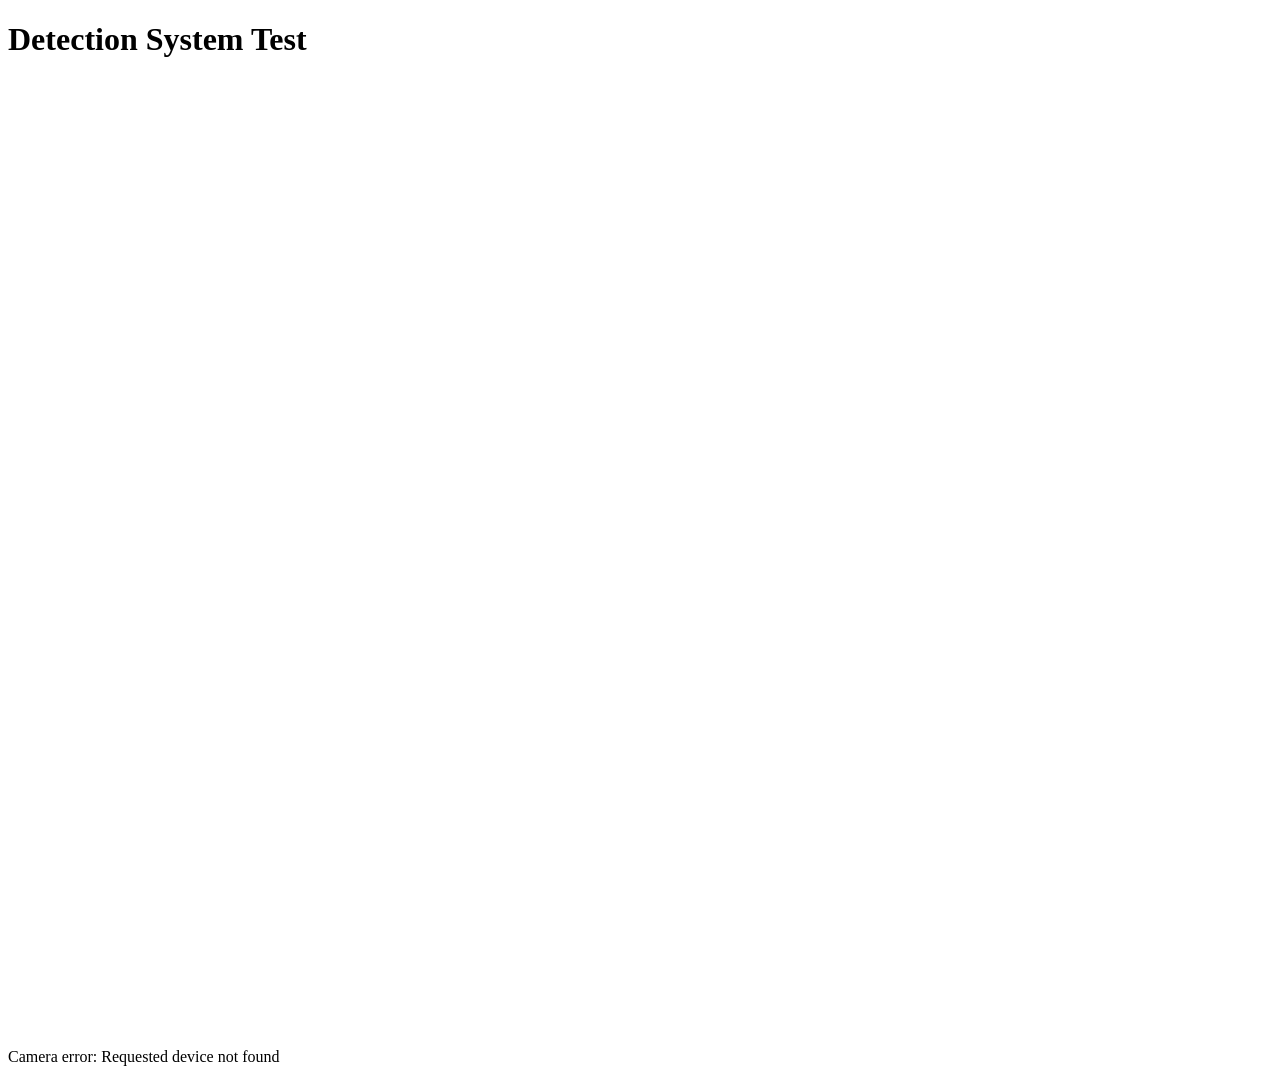
<file: test_detection.html>
<!DOCTYPE html>
<html>
<head>
    <title>Detection Test</title>
</head>
<body>
    <h1>Detection System Test</h1>
    <video id="video" width="640" height="480" autoplay></video>
    <canvas id="canvas" width="640" height="480"></canvas>
    <div id="status">Initializing...</div>
    <div id="result"></div>

    <script>
        const video = document.getElementById('video');
        const canvas = document.getElementById('canvas');
        const ctx = canvas.getContext('2d');
        const status = document.getElementById('status');
        const result = document.getElementById('result');

        // Start camera
        navigator.mediaDevices.getUserMedia({ video: true })
            .then(stream => {
                video.srcObject = stream;
                status.textContent = 'Camera active. Testing detection...';
                
                // Test detection after 2 seconds
                setTimeout(testDetection, 2000);
            })
            .catch(err => {
                status.textContent = 'Camera error: ' + err.message;
            });

        async function testDetection() {
            try {
                // Capture frame
                ctx.drawImage(video, 0, 0, 640, 480);
                const imageData = canvas.toDataURL('image/jpeg', 0.8);
                
                status.textContent = 'Sending to backend...';
                
                // Send to backend
                const response = await fetch('http://localhost:5000/api/detect', {
                    method: 'POST',
                    headers: { 'Content-Type': 'application/json' },
                    body: JSON.stringify({ image: imageData })
                });
                
                if (!response.ok) {
                    throw new Error('Backend returned: ' + response.status);
                }
                
                const data = await response.json();
                
                status.textContent = '✅ Detection working!';
                result.innerHTML = '<strong>Results:</strong><br>' +
                    'Detections: ' + data.count + '<br>' +
                    'Alert Level: ' + data.alert_level + '<br>' +
                    JSON.stringify(data.detections, null, 2);
                    
            } catch (err) {
                status.textContent = '❌ Error: ' + err.message;
                result.textContent = 'Full error: ' + err.stack;
            }
        }
    </script>
</body>
</html>
</file>
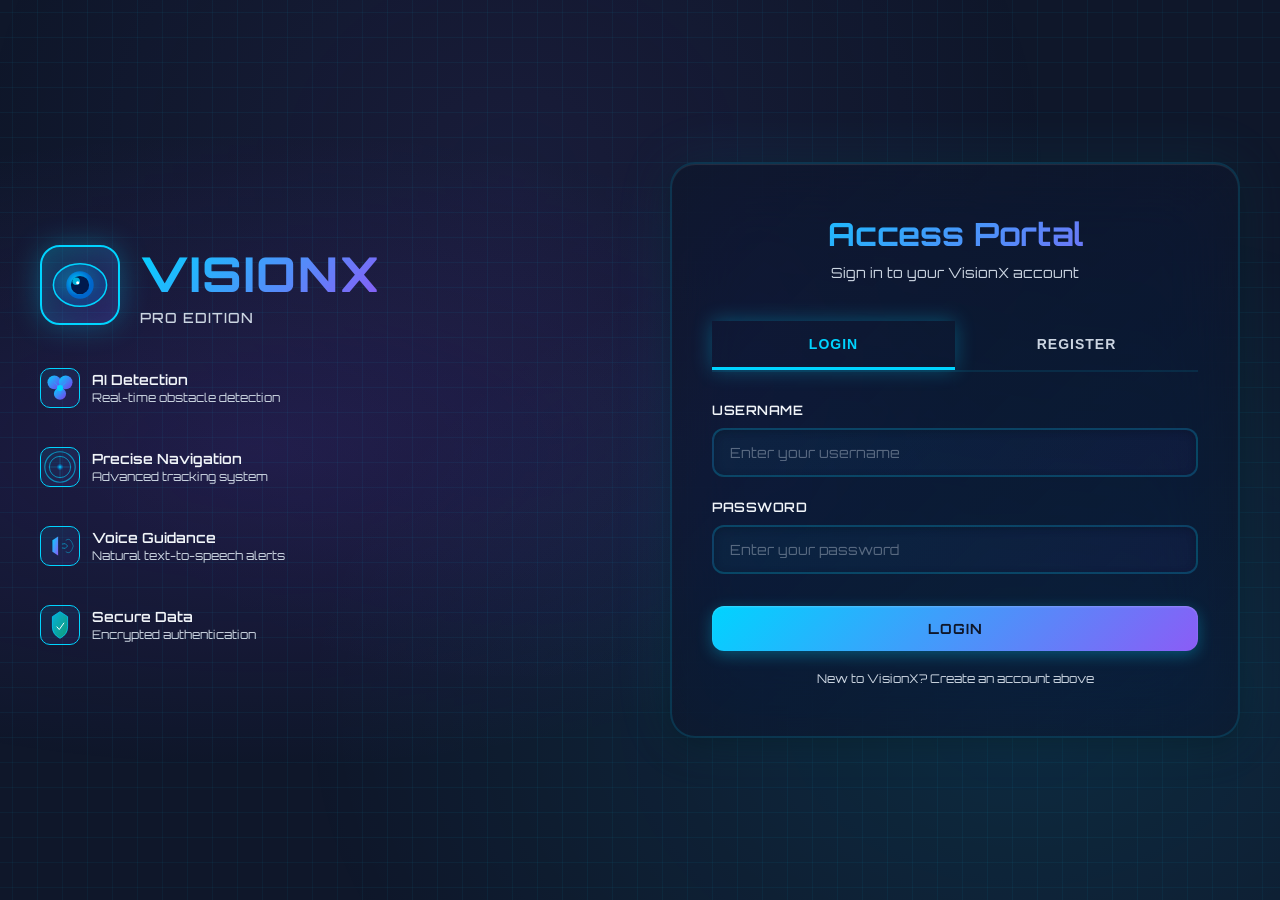
<file: frontend/faces.html>
<!DOCTYPE html>
<html lang="en">
<head>
    <meta charset="UTF-8">
    <meta name="viewport" content="width=device-width, initial-scale=1.0">
    <title>VisionX — Known Faces</title>
    <link rel="icon" type="image/svg+xml" href="data:image/svg+xml,%3Csvg xmlns='http://www.w3.org/2000/svg' viewBox='0 0 32 32'%3E%3Cdefs%3E%3ClinearGradient id='g' x1='0' y1='0' x2='1' y2='1'%3E%3Cstop offset='0%25' stop-color='%2300D4FF'/%3E%3Cstop offset='100%25' stop-color='%237C3AED'/%3E%3C/linearGradient%3E%3C/defs%3E%3Crect width='32' height='32' rx='6' fill='%230F172A'/%3E%3Cpath d='M18 3L6 18h7l-2 11 12-15h-7l2-11z' fill='url(%23g)'/%3E%3C/svg%3E">
    <link rel="preconnect" href="https://fonts.googleapis.com">
    <link rel="preconnect" href="https://fonts.gstatic.com" crossorigin>
    <link href="https://fonts.googleapis.com/css2?family=Orbitron:wght@400;500;600;700;800&family=Inter:wght@300;400;500;600;700&display=swap" rel="stylesheet">
    <style>
        :root {
            --primary: #00D4FF;
            --secondary: #7C3AED;
            --accent: #8B5CF6;
            --dark-bg: #0F172A;
            --card-bg: rgba(15, 23, 42, 0.8);
            --glass-border: rgba(0, 212, 255, 0.15);
            --success: #10B981;
            --danger: #EF4444;
            --warning: #F59E0B;
            --text-primary: #F1F5F9;
            --text-secondary: #CBD5E1;
            --text-muted: #94A3B8;
        }

        * { margin: 0; padding: 0; box-sizing: border-box; }

        body {
            font-family: 'Inter', sans-serif;
            background: var(--dark-bg);
            color: var(--text-primary);
            min-height: 100vh;
            background-image:
                radial-gradient(ellipse at 20% 50%, rgba(0, 212, 255, 0.05) 0%, transparent 50%),
                radial-gradient(ellipse at 80% 20%, rgba(124, 58, 237, 0.05) 0%, transparent 50%);
        }

        /* ===== HEADER ===== */
        .header {
            display: flex;
            align-items: center;
            justify-content: space-between;
            padding: 1rem 2rem;
            background: rgba(15, 23, 42, 0.9);
            backdrop-filter: blur(20px);
            border-bottom: 1px solid var(--glass-border);
            position: sticky;
            top: 0;
            z-index: 100;
        }

        .header-left {
            display: flex;
            align-items: center;
            gap: 1rem;
        }

        .back-btn {
            display: flex;
            align-items: center;
            gap: 0.5rem;
            padding: 0.5rem 1rem;
            background: rgba(0, 212, 255, 0.1);
            border: 1px solid rgba(0, 212, 255, 0.3);
            border-radius: 10px;
            color: var(--primary);
            font-family: 'Inter', sans-serif;
            font-size: 0.9rem;
            cursor: pointer;
            transition: all 0.3s ease;
            text-decoration: none;
        }

        .back-btn:hover {
            background: rgba(0, 212, 255, 0.2);
            border-color: var(--primary);
            transform: translateX(-3px);
        }

        .page-title {
            font-family: 'Orbitron', sans-serif;
            font-size: 1.3rem;
            font-weight: 700;
            background: linear-gradient(135deg, var(--primary), var(--accent));
            -webkit-background-clip: text;
            -webkit-text-fill-color: transparent;
        }

        .face-icon {
            width: 2.5rem;
            height: 2.5rem;
            background: linear-gradient(135deg, rgba(0, 212, 255, 0.15), rgba(124, 58, 237, 0.15));
            border-radius: 10px;
            border: 2px solid rgba(0, 212, 255, 0.3);
            display: flex;
            align-items: center;
            justify-content: center;
        }

        .face-icon svg {
            color: var(--primary);
            filter: drop-shadow(0 0 4px rgba(0, 212, 255, 0.5));
        }

        /* ===== MAIN ===== */
        .main {
            max-width: 900px;
            margin: 0 auto;
            padding: 2rem;
        }

        /* ===== ADD PERSON CARD ===== */
        .add-card {
            background: var(--card-bg);
            backdrop-filter: blur(20px);
            border: 1px solid var(--glass-border);
            border-radius: 16px;
            padding: 1.5rem;
            margin-bottom: 2rem;
        }

        .add-card h2 {
            font-family: 'Orbitron', sans-serif;
            font-size: 1rem;
            font-weight: 600;
            color: var(--primary);
            margin-bottom: 1rem;
            display: flex;
            align-items: center;
            gap: 0.5rem;
        }

        .add-form {
            display: flex;
            flex-direction: column;
            gap: 1rem;
        }

        .form-row {
            display: flex;
            gap: 1rem;
            align-items: flex-end;
        }

        .form-group {
            flex: 1;
            display: flex;
            flex-direction: column;
            gap: 0.4rem;
        }

        .form-group label {
            font-size: 0.8rem;
            color: var(--text-muted);
            text-transform: uppercase;
            letter-spacing: 0.5px;
        }

        .form-group input[type="text"] {
            padding: 0.7rem 1rem;
            background: rgba(15, 23, 42, 0.6);
            border: 1px solid rgba(0, 212, 255, 0.2);
            border-radius: 10px;
            color: var(--text-primary);
            font-family: 'Inter', sans-serif;
            font-size: 0.95rem;
            outline: none;
            transition: all 0.3s ease;
        }

        .form-group input[type="text"]:focus {
            border-color: var(--primary);
            box-shadow: 0 0 12px rgba(0, 212, 255, 0.2);
        }

        /* Photo upload area */
        .photo-upload {
            display: flex;
            align-items: center;
            gap: 1rem;
        }

        .photo-preview {
            width: 80px;
            height: 80px;
            border-radius: 50%;
            border: 2px dashed rgba(0, 212, 255, 0.3);
            background: rgba(15, 23, 42, 0.6);
            display: flex;
            align-items: center;
            justify-content: center;
            overflow: hidden;
            flex-shrink: 0;
            transition: all 0.3s ease;
        }

        .photo-preview.has-photo {
            border-style: solid;
            border-color: var(--success);
        }

        .photo-preview img {
            width: 100%;
            height: 100%;
            object-fit: cover;
        }

        .photo-preview svg {
            color: var(--text-muted);
        }

        .photo-buttons {
            display: flex;
            flex-direction: column;
            gap: 0.5rem;
        }

        .photo-btn {
            padding: 0.5rem 1rem;
            border-radius: 8px;
            border: 1px solid rgba(0, 212, 255, 0.3);
            background: rgba(0, 212, 255, 0.1);
            color: var(--primary);
            font-size: 0.8rem;
            font-family: 'Inter', sans-serif;
            cursor: pointer;
            transition: all 0.3s ease;
            display: flex;
            align-items: center;
            gap: 0.4rem;
        }

        .photo-btn:hover {
            background: rgba(0, 212, 255, 0.2);
            border-color: var(--primary);
        }

        .photo-btn.capture-btn {
            border-color: rgba(124, 58, 237, 0.4);
            background: rgba(124, 58, 237, 0.1);
            color: var(--accent);
        }

        .photo-btn.capture-btn:hover {
            background: rgba(124, 58, 237, 0.2);
        }

        input[type="file"] { display: none; }

        .save-btn {
            padding: 0.7rem 2rem;
            border-radius: 10px;
            border: none;
            background: linear-gradient(135deg, var(--primary), var(--secondary));
            color: #fff;
            font-family: 'Orbitron', sans-serif;
            font-size: 0.85rem;
            font-weight: 600;
            cursor: pointer;
            transition: all 0.3s ease;
            letter-spacing: 1px;
            align-self: flex-end;
        }

        .save-btn:hover {
            transform: translateY(-2px);
            box-shadow: 0 6px 20px rgba(0, 212, 255, 0.4);
        }

        .save-btn:disabled {
            opacity: 0.5;
            cursor: not-allowed;
            transform: none;
        }

        /* Camera capture modal */
        .camera-modal {
            display: none;
            position: fixed;
            inset: 0;
            background: rgba(0, 0, 0, 0.85);
            z-index: 1000;
            align-items: center;
            justify-content: center;
        }

        .camera-modal.active { display: flex; }

        .camera-box {
            background: var(--card-bg);
            border: 1px solid var(--glass-border);
            border-radius: 16px;
            padding: 1.5rem;
            max-width: 500px;
            width: 90%;
            text-align: center;
        }

        .camera-box video {
            width: 100%;
            border-radius: 10px;
            margin-bottom: 1rem;
            background: #000;
        }

        .camera-box canvas { display: none; }

        .camera-actions {
            display: flex;
            gap: 1rem;
            justify-content: center;
        }

        .cam-btn {
            padding: 0.6rem 1.5rem;
            border-radius: 10px;
            border: 1px solid;
            font-family: 'Inter', sans-serif;
            font-size: 0.85rem;
            cursor: pointer;
            transition: all 0.3s ease;
        }

        .cam-snap {
            background: linear-gradient(135deg, var(--primary), var(--secondary));
            border-color: transparent;
            color: #fff;
        }

        .cam-cancel {
            background: transparent;
            border-color: var(--danger);
            color: var(--danger);
        }

        .cam-cancel:hover { background: rgba(239, 68, 68, 0.15); }

        /* ===== PEOPLE GRID ===== */
        .people-section h2 {
            font-family: 'Orbitron', sans-serif;
            font-size: 1rem;
            font-weight: 600;
            color: var(--text-secondary);
            margin-bottom: 1rem;
            display: flex;
            align-items: center;
            gap: 0.5rem;
        }

        .people-count {
            background: rgba(0, 212, 255, 0.15);
            color: var(--primary);
            padding: 0.2rem 0.6rem;
            border-radius: 8px;
            font-size: 0.8rem;
        }

        .people-grid {
            display: grid;
            grid-template-columns: repeat(auto-fill, minmax(200px, 1fr));
            gap: 1rem;
        }

        .person-card {
            background: var(--card-bg);
            backdrop-filter: blur(12px);
            border: 1px solid var(--glass-border);
            border-radius: 14px;
            padding: 1.2rem;
            text-align: center;
            transition: all 0.3s ease;
            position: relative;
        }

        .person-card:hover {
            border-color: rgba(0, 212, 255, 0.4);
            transform: translateY(-4px);
            box-shadow: 0 8px 25px rgba(0, 0, 0, 0.4), 0 0 15px rgba(0, 212, 255, 0.1);
        }

        .person-photo {
            width: 90px;
            height: 90px;
            border-radius: 50%;
            border: 3px solid rgba(0, 212, 255, 0.3);
            margin: 0 auto 0.8rem;
            overflow: hidden;
            background: rgba(15, 23, 42, 0.6);
        }

        .person-photo img {
            width: 100%;
            height: 100%;
            object-fit: cover;
        }

        .person-name {
            font-size: 1rem;
            font-weight: 600;
            color: var(--text-primary);
            margin-bottom: 0.3rem;
        }

        .person-date {
            font-size: 0.7rem;
            color: var(--text-muted);
            margin-bottom: 0.8rem;
        }

        .delete-btn {
            padding: 0.4rem 1rem;
            border-radius: 8px;
            border: 1px solid rgba(239, 68, 68, 0.3);
            background: rgba(239, 68, 68, 0.1);
            color: var(--danger);
            font-size: 0.75rem;
            font-family: 'Inter', sans-serif;
            cursor: pointer;
            transition: all 0.3s ease;
        }

        .delete-btn:hover {
            background: rgba(239, 68, 68, 0.25);
            border-color: var(--danger);
        }

        /* Empty state */
        .empty-state {
            text-align: center;
            padding: 3rem;
            color: var(--text-muted);
        }

        .empty-state svg {
            opacity: 0.4;
            margin-bottom: 1rem;
        }

        .empty-state p { font-size: 0.95rem; }

        /* Toast notification */
        .toast {
            position: fixed;
            bottom: 2rem;
            left: 50%;
            transform: translateX(-50%) translateY(100px);
            padding: 0.8rem 1.5rem;
            border-radius: 10px;
            font-family: 'Inter', sans-serif;
            font-size: 0.9rem;
            z-index: 2000;
            transition: transform 0.3s ease;
            box-shadow: 0 8px 25px rgba(0, 0, 0, 0.5);
        }

        .toast.show { transform: translateX(-50%) translateY(0); }
        .toast.success { background: var(--success); color: #fff; }
        .toast.error { background: var(--danger); color: #fff; }

        /* Responsive */
        @media (max-width: 600px) {
            .header { padding: 0.8rem 1rem; }
            .main { padding: 1rem; }
            .form-row { flex-direction: column; }
            .people-grid { grid-template-columns: repeat(auto-fill, minmax(150px, 1fr)); }
            .page-title { font-size: 1rem; }
        }
    </style>
</head>
<body>
    <!-- Auth check -->
    <script>
        (function() {
            const token = localStorage.getItem('authToken');
            if (!token) window.location.href = 'login.html';
        })();
    </script>

    <!-- HEADER -->
    <header class="header">
        <div class="header-left">
            <a href="index.html" class="back-btn">
                <svg width="18" height="18" viewBox="0 0 24 24" fill="none" stroke="currentColor" stroke-width="2">
                    <path d="M19 12H5M12 19l-7-7 7-7"/>
                </svg>
                Dashboard
            </a>
            <div class="face-icon">
                <svg width="22" height="22" viewBox="0 0 24 24" fill="none" stroke="currentColor" stroke-width="2">
                    <path d="M20 21v-2a4 4 0 0 0-4-4H8a4 4 0 0 0-4 4v2"/>
                    <circle cx="12" cy="7" r="4"/>
                </svg>
            </div>
            <h1 class="page-title">Known Faces</h1>
        </div>
    </header>

    <!-- MAIN -->
    <main class="main">

        <!-- ADD PERSON -->
        <div class="add-card">
            <h2>
                <svg width="18" height="18" viewBox="0 0 24 24" fill="none" stroke="currentColor" stroke-width="2">
                    <path d="M16 21v-2a4 4 0 0 0-4-4H5a4 4 0 0 0-4 4v2"/>
                    <circle cx="8.5" cy="7" r="4"/>
                    <line x1="20" y1="8" x2="20" y2="14"/>
                    <line x1="23" y1="11" x2="17" y2="11"/>
                </svg>
                Add New Person
            </h2>
            <div class="add-form" id="add-form">
                <div class="form-row">
                    <div class="form-group">
                        <label>Person's Name</label>
                        <input type="text" id="person-name" placeholder="e.g. Mom, Dad, Friend..." autocomplete="off">
                    </div>
                </div>
                <div class="form-row">
                    <div class="photo-upload">
                        <div class="photo-preview" id="photo-preview">
                            <svg width="32" height="32" viewBox="0 0 24 24" fill="none" stroke="currentColor" stroke-width="1.5">
                                <rect x="3" y="3" width="18" height="18" rx="2" ry="2"/>
                                <circle cx="8.5" cy="8.5" r="1.5"/>
                                <path d="M21 15l-5-5L5 21"/>
                            </svg>
                        </div>
                        <div class="photo-buttons">
                            <button class="photo-btn" id="upload-btn" onclick="document.getElementById('file-input').click()">
                                <svg width="14" height="14" viewBox="0 0 24 24" fill="none" stroke="currentColor" stroke-width="2">
                                    <path d="M21 15v4a2 2 0 0 1-2 2H5a2 2 0 0 1-2-2v-4"/>
                                    <polyline points="17 8 12 3 7 8"/>
                                    <line x1="12" y1="3" x2="12" y2="15"/>
                                </svg>
                                Upload Photo
                            </button>
                            <button class="photo-btn capture-btn" id="capture-btn">
                                <svg width="14" height="14" viewBox="0 0 24 24" fill="none" stroke="currentColor" stroke-width="2">
                                    <path d="M23 19a2 2 0 0 1-2 2H3a2 2 0 0 1-2-2V8a2 2 0 0 1 2-2h4l2-3h6l2 3h4a2 2 0 0 1 2 2z"/>
                                    <circle cx="12" cy="13" r="4"/>
                                </svg>
                                Take Photo
                            </button>
                            <input type="file" id="file-input" accept="image/*">
                        </div>
                    </div>
                </div>
                <button class="save-btn" id="save-btn" disabled>SAVE PERSON</button>
            </div>
        </div>

        <!-- PEOPLE LIST -->
        <div class="people-section">
            <h2>
                Saved People <span class="people-count" id="people-count">0</span>
            </h2>
            <div class="people-grid" id="people-grid">
                <div class="empty-state" id="empty-state">
                    <svg width="64" height="64" viewBox="0 0 24 24" fill="none" stroke="currentColor" stroke-width="1">
                        <path d="M17 21v-2a4 4 0 0 0-4-4H5a4 4 0 0 0-4 4v2"/>
                        <circle cx="9" cy="7" r="4"/>
                        <path d="M23 21v-2a4 4 0 0 0-3-3.87"/>
                        <path d="M16 3.13a4 4 0 0 1 0 7.75"/>
                    </svg>
                    <p>No people saved yet</p>
                    <p style="font-size: 0.8rem; margin-top: 0.5rem;">Add someone above so VisionX can recognize them</p>
                </div>
            </div>
        </div>
    </main>

    <!-- CAMERA MODAL -->
    <div class="camera-modal" id="camera-modal">
        <div class="camera-box">
            <h3 style="margin-bottom: 1rem; font-family: 'Orbitron', sans-serif; font-size: 0.9rem; color: var(--primary);">
                Capture Face Photo
            </h3>
            <video id="cam-video" autoplay playsinline></video>
            <canvas id="cam-canvas"></canvas>
            <div class="camera-actions">
                <button class="cam-btn cam-snap" id="cam-snap">📸 Capture</button>
                <button class="cam-btn cam-cancel" id="cam-cancel">Cancel</button>
            </div>
        </div>
    </div>

    <!-- TOAST -->
    <div class="toast" id="toast"></div>

    <script>
        const API = window.location.origin;
        let selectedPhoto = null; // base64

        // ===== TOAST =====
        function showToast(msg, type = 'success') {
            const t = document.getElementById('toast');
            t.textContent = msg;
            t.className = `toast ${type} show`;
            setTimeout(() => t.classList.remove('show'), 3000);
        }

        // ===== LOAD PEOPLE =====
        async function loadPeople() {
            try {
                const res = await fetch(`${API}/api/faces`);
                const data = await res.json();
                const grid = document.getElementById('people-grid');
                const count = document.getElementById('people-count');
                const empty = document.getElementById('empty-state');

                count.textContent = data.count || 0;

                if (!data.people || data.people.length === 0) {
                    grid.innerHTML = '';
                    grid.appendChild(empty);
                    empty.style.display = 'block';
                    return;
                }

                grid.innerHTML = '';
                data.people.forEach(p => {
                    const card = document.createElement('div');
                    card.className = 'person-card';
                    card.innerHTML = `
                        <div class="person-photo">
                            <img src="${API}/api/faces/photo/${p.id}" alt="${p.name}" onerror="this.src='data:image/svg+xml,<svg xmlns=%22http://www.w3.org/2000/svg%22 viewBox=%220 0 24 24%22 fill=%22%2394A3B8%22><circle cx=%2212%22 cy=%227%22 r=%224%22/><path d=%22M20 21v-2a4 4 0 00-4-4H8a4 4 0 00-4 4v2%22/></svg>'">
                        </div>
                        <div class="person-name">${escapeHtml(p.name)}</div>
                        <div class="person-date">Added: ${p.added || 'Unknown'}</div>
                        <button class="delete-btn" onclick="deletePerson('${p.id}', '${escapeHtml(p.name)}')">Remove</button>
                    `;
                    grid.appendChild(card);
                });
            } catch (e) {
                console.error('Failed to load people:', e);
                showToast('Failed to load people', 'error');
            }
        }

        // ===== ADD PERSON =====
        document.getElementById('save-btn').addEventListener('click', async () => {
            const name = document.getElementById('person-name').value.trim();
            if (!name || !selectedPhoto) return;

            const btn = document.getElementById('save-btn');
            btn.disabled = true;
            btn.textContent = 'SAVING...';

            try {
                const res = await fetch(`${API}/api/faces`, {
                    method: 'POST',
                    headers: { 'Content-Type': 'application/json' },
                    body: JSON.stringify({ name, photo: selectedPhoto })
                });
                const data = await res.json();

                if (data.success) {
                    showToast(`${name} added successfully!`);
                    document.getElementById('person-name').value = '';
                    selectedPhoto = null;
                    document.getElementById('photo-preview').innerHTML = `
                        <svg width="32" height="32" viewBox="0 0 24 24" fill="none" stroke="currentColor" stroke-width="1.5">
                            <rect x="3" y="3" width="18" height="18" rx="2" ry="2"/>
                            <circle cx="8.5" cy="8.5" r="1.5"/>
                            <path d="M21 15l-5-5L5 21"/>
                        </svg>`;
                    document.getElementById('photo-preview').classList.remove('has-photo');
                    btn.disabled = true;
                    loadPeople();
                } else {
                    showToast(data.error || 'Failed to add person', 'error');
                }
            } catch (e) {
                showToast('Error saving person', 'error');
            } finally {
                btn.textContent = 'SAVE PERSON';
                updateSaveBtn();
            }
        });

        // ===== DELETE PERSON =====
        async function deletePerson(id, name) {
            if (!confirm(`Remove ${name}? This cannot be undone.`)) return;

            try {
                const res = await fetch(`${API}/api/faces/${id}`, { method: 'DELETE' });
                const data = await res.json();
                if (data.success) {
                    showToast(`${name} removed`);
                    loadPeople();
                } else {
                    showToast(data.error || 'Failed to remove', 'error');
                }
            } catch (e) {
                showToast('Error removing person', 'error');
            }
        }

        // ===== FILE UPLOAD =====
        document.getElementById('file-input').addEventListener('change', (e) => {
            const file = e.target.files[0];
            if (!file) return;

            const reader = new FileReader();
            reader.onload = (ev) => {
                selectedPhoto = ev.target.result;
                document.getElementById('photo-preview').innerHTML = `<img src="${selectedPhoto}">`;
                document.getElementById('photo-preview').classList.add('has-photo');
                updateSaveBtn();
            };
            reader.readAsDataURL(file);
        });

        // ===== CAMERA CAPTURE =====
        let camStream = null;

        document.getElementById('capture-btn').addEventListener('click', async () => {
            const modal = document.getElementById('camera-modal');
            const video = document.getElementById('cam-video');
            modal.classList.add('active');

            try {
                camStream = await navigator.mediaDevices.getUserMedia({
                    video: { facingMode: 'user', width: 640, height: 480 }
                });
                video.srcObject = camStream;
            } catch (e) {
                showToast('Camera access denied', 'error');
                modal.classList.remove('active');
            }
        });

        document.getElementById('cam-snap').addEventListener('click', () => {
            const video = document.getElementById('cam-video');
            const canvas = document.getElementById('cam-canvas');
            canvas.width = video.videoWidth || 640;
            canvas.height = video.videoHeight || 480;
            canvas.getContext('2d').drawImage(video, 0, 0);
            selectedPhoto = canvas.toDataURL('image/jpeg', 0.9);

            document.getElementById('photo-preview').innerHTML = `<img src="${selectedPhoto}">`;
            document.getElementById('photo-preview').classList.add('has-photo');
            updateSaveBtn();
            closeCamera();
        });

        document.getElementById('cam-cancel').addEventListener('click', closeCamera);

        function closeCamera() {
            if (camStream) {
                camStream.getTracks().forEach(t => t.stop());
                camStream = null;
            }
            document.getElementById('camera-modal').classList.remove('active');
        }

        // ===== HELPERS =====
        function updateSaveBtn() {
            const name = document.getElementById('person-name').value.trim();
            document.getElementById('save-btn').disabled = !(name && selectedPhoto);
        }

        document.getElementById('person-name').addEventListener('input', updateSaveBtn);

        function escapeHtml(text) {
            const d = document.createElement('div');
            d.textContent = text;
            return d.innerHTML;
        }

        // ===== INIT =====
        loadPeople();
    </script>
</body>
</html>
</file>
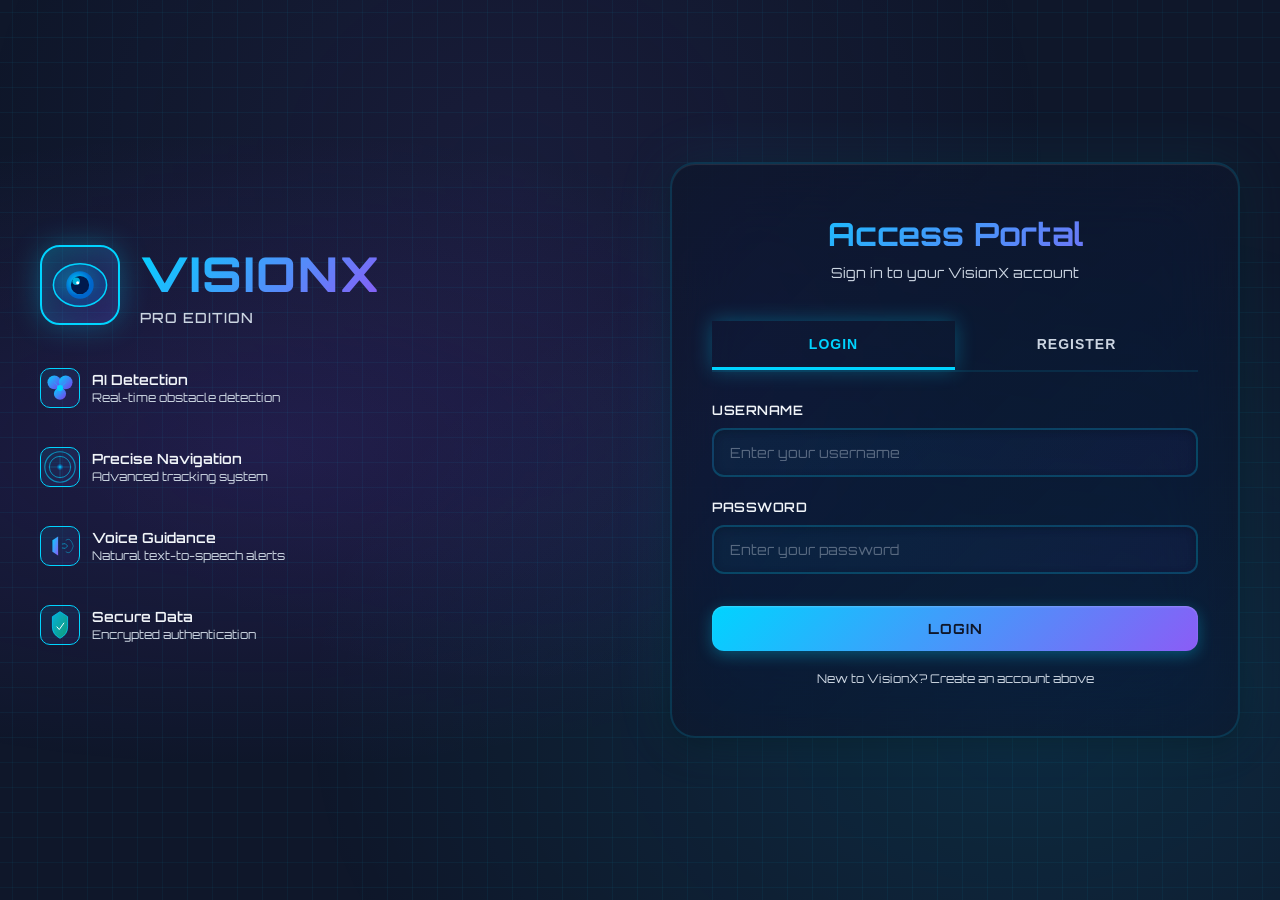
<file: frontend/login.html>
<!DOCTYPE html>
<html lang="en">
<head>
    <meta charset="UTF-8">
    <meta name="viewport" content="width=device-width, initial-scale=1.0">
    <title>VisionX - Blind Obstacle Detection</title>
    <link rel="icon" type="image/svg+xml" href="data:image/svg+xml,%3Csvg xmlns='http://www.w3.org/2000/svg' viewBox='0 0 32 32'%3E%3Cdefs%3E%3ClinearGradient id='g' x1='0' y1='0' x2='1' y2='1'%3E%3Cstop offset='0%25' stop-color='%2300D4FF'/%3E%3Cstop offset='100%25' stop-color='%237C3AED'/%3E%3C/linearGradient%3E%3C/defs%3E%3Crect width='32' height='32' rx='6' fill='%230F172A'/%3E%3Cpath d='M18 3L6 18h7l-2 11 12-15h-7l2-11z' fill='url(%23g)'/%3E%3C/svg%3E">
    <link rel="preconnect" href="https://fonts.googleapis.com">
    <link rel="preconnect" href="https://fonts.gstatic.com" crossorigin>
    <link href="https://fonts.googleapis.com/css2?family=Orbitron:wght@400;500;600;700;800&display=swap" rel="stylesheet">
    <style>
        :root {
            /* Colors */
            --primary: #00D4FF;
            --secondary: #7C3AED;
            --accent: #8B5CF6;
            --dark-bg: #0F172A;
            --card-bg: rgba(15, 23, 42, 0.8);
            --glass-border: rgba(0, 212, 255, 0.15);
            --success: #10B981;
            --danger: #EF4444;
            --text-primary: #F1F5F9;
            --text-secondary: #CBD5E1;
            --font-base: 'Orbitron', -apple-system, BlinkMacSystemFont, sans-serif;
        }

        * {
            margin: 0;
            padding: 0;
            box-sizing: border-box;
        }

        html, body {
            height: 100%;
        }

        body {
            font-family: var(--font-base);
            background: var(--dark-bg);
            color: var(--text-primary);
            overflow: hidden;
            position: relative;
        }

        /* Animated Background */
        .animated-bg {
            position: fixed;
            top: 0;
            left: 0;
            width: 100%;
            height: 100%;
            background: 
                radial-gradient(ellipse at 20% 50%, rgba(124, 58, 237, 0.15) 0%, transparent 50%),
                radial-gradient(ellipse at 80% 80%, rgba(0, 212, 255, 0.1) 0%, transparent 50%),
                radial-gradient(ellipse at 40% 20%, rgba(139, 92, 246, 0.08) 0%, transparent 50%);
            animation: backgroundShift 15s ease-in-out infinite;
            z-index: -2;
            pointer-events: none;
        }

        @keyframes backgroundShift {
            0%, 100% {
                filter: hue-rotate(0deg);
            }
            50% {
                filter: hue-rotate(10deg) brightness(1.1);
            }
        }

        /* Grid Background */
        .grid-bg {
            position: fixed;
            top: 0;
            left: 0;
            width: 100%;
            height: 100%;
            background-image: 
                linear-gradient(0deg, transparent 24%, rgba(0, 212, 255, 0.05) 25%, rgba(0, 212, 255, 0.05) 26%, transparent 27%, transparent 74%, rgba(0, 212, 255, 0.05) 75%, rgba(0, 212, 255, 0.05) 76%, transparent 77%, transparent),
                linear-gradient(90deg, transparent 24%, rgba(0, 212, 255, 0.05) 25%, rgba(0, 212, 255, 0.05) 26%, transparent 27%, transparent 74%, rgba(0, 212, 255, 0.05) 75%, rgba(0, 212, 255, 0.05) 76%, transparent 77%, transparent);
            background-size: 50px 50px;
            z-index: -1;
            pointer-events: none;
            animation: gridScroll 8s linear infinite;
        }

        @keyframes gridScroll {
            0% {
                background-position: 0 0;
            }
            100% {
                background-position: 50px 50px;
            }
        }

        /* Main Container */
        .login-wrapper {
            position: fixed;
            top: 0;
            left: 0;
            width: 100%;
            height: 100%;
            display: flex;
            align-items: center;
            justify-content: center;
            padding: 20px;
            z-index: 1;
        }

        .login-content {
            display: grid;
            grid-template-columns: 1fr 1fr;
            gap: 60px;
            max-width: 1200px;
            width: 100%;
            align-items: center;
        }

        .logo-section {
            display: flex;
            flex-direction: column;
            justify-content: center;
            gap: 30px;
        }

        .logo-display {
            display: flex;
            align-items: center;
            gap: 20px;
            animation: slideInLeft 0.8s ease-out;
        }

        @keyframes slideInLeft {
            from {
                opacity: 0;
                transform: translateX(-50px);
            }
            to {
                opacity: 1;
                transform: translateX(0);
            }
        }

        .logo-icon {
            width: 80px;
            height: 80px;
            background: linear-gradient(135deg, rgba(0, 212, 255, 0.2) 0%, rgba(124, 58, 237, 0.2) 100%);
            border: 2px solid var(--primary);
            border-radius: 20px;
            display: flex;
            align-items: center;
            justify-content: center;
            font-size: 48px;
            box-shadow: 0 0 30px rgba(0, 212, 255, 0.3),
                        inset 0 0 20px rgba(0, 212, 255, 0.1);
            animation: logoGlow 3s ease-in-out infinite;
        }

        @keyframes logoGlow {
            0%, 100% {
                box-shadow: 0 0 30px rgba(0, 212, 255, 0.3),
                           inset 0 0 20px rgba(0, 212, 255, 0.1);
            }
            50% {
                box-shadow: 0 0 50px rgba(0, 212, 255, 0.5),
                           inset 0 0 30px rgba(0, 212, 255, 0.2);
            }
        }

        .logo-text {
            display: flex;
            flex-direction: column;
        }

        .logo-main {
            font-size: 48px;
            font-weight: 800;
            background: linear-gradient(135deg, var(--primary) 0%, var(--accent) 100%);
            -webkit-background-clip: text;
            -webkit-text-fill-color: transparent;
            background-clip: text;
            letter-spacing: 2px;
            text-transform: uppercase;
            margin-bottom: 5px;
        }

        .logo-sub {
            font-size: 14px;
            color: var(--text-secondary);
            letter-spacing: 1px;
            text-transform: uppercase;
            font-weight: 500;
        }

        .feature-list {
            display: flex;
            flex-direction: column;
            gap: 15px;
        }

        .feature-item {
            display: flex;
            align-items: center;
            gap: 12px;
            padding: 12px 0;
            animation: slideInLeft 0.8s ease-out;
            animation-fill-mode: both;
        }

        .feature-item:nth-child(1) { animation-delay: 0.1s; }
        .feature-item:nth-child(2) { animation-delay: 0.2s; }
        .feature-item:nth-child(3) { animation-delay: 0.3s; }
        .feature-item:nth-child(4) { animation-delay: 0.4s; }

        .feature-icon {
            width: 40px;
            height: 40px;
            border-radius: 10px;
            background: linear-gradient(135deg, rgba(0, 212, 255, 0.1) 0%, rgba(124, 58, 237, 0.1) 100%);
            border: 1px solid var(--primary);
            display: flex;
            align-items: center;
            justify-content: center;
            font-size: 20px;
            flex-shrink: 0;
        }

        .feature-text {
            display: flex;
            flex-direction: column;
            gap: 2px;
        }

        .feature-title {
            font-weight: 600;
            color: var(--text-primary);
            font-size: 14px;
        }

        .feature-desc {
            font-size: 12px;
            color: var(--text-secondary);
        }

        /* Form Container */
        .login-container {
            background: linear-gradient(135deg, var(--card-bg) 0%, rgba(15, 23, 42, 0.6) 100%);
            backdrop-filter: blur(40px) saturate(200%);
            border: 2px solid var(--glass-border);
            border-radius: 25px;
            padding: 50px 40px;
            box-shadow: 
                0 8px 32px rgba(0, 0, 0, 0.3),
                0 0 60px rgba(0, 212, 255, 0.1),
                inset 0 1px 1px rgba(255, 255, 255, 0.1);
            animation: slideInRight 0.8s ease-out;
        }

        @keyframes slideInRight {
            from {
                opacity: 0;
                transform: translateX(50px);
            }
            to {
                opacity: 1;
                transform: translateX(0);
            }
        }

        .form-header {
            margin-bottom: 40px;
            text-align: center;
        }

        .form-title {
            font-size: 32px;
            font-weight: 700;
            margin-bottom: 10px;
            background: linear-gradient(135deg, var(--primary) 0%, var(--accent) 100%);
            -webkit-background-clip: text;
            -webkit-text-fill-color: transparent;
            background-clip: text;
        }

        .form-subtitle {
            font-size: 14px;
            color: var(--text-secondary);
        }

        .tabs {
            display: flex;
            gap: 0;
            margin-bottom: 30px;
            border-bottom: 2px solid rgba(0, 212, 255, 0.1);
        }

        .tab-button {
            flex: 1;
            padding: 15px;
            background: none;
            border: none;
            cursor: pointer;
            font-size: 14px;
            font-weight: 600;
            color: var(--text-secondary);
            border-bottom: 3px solid transparent;
            transition: all 0.3s cubic-bezier(0.4, 0, 0.2, 1);
            text-transform: uppercase;
            letter-spacing: 1px;
        }

        .tab-button.active {
            color: var(--primary);
            border-bottom-color: var(--primary);
            box-shadow: 0 0 20px rgba(0, 212, 255, 0.3);
        }

        .tab-button:hover:not(.active) {
            color: var(--primary);
            opacity: 0.7;
        }

        .tab-content {
            display: none;
        }

        .tab-content.active {
            display: block;
            animation: fadeIn 0.3s ease-out;
        }

        @keyframes fadeIn {
            from {
                opacity: 0;
                transform: translateY(10px);
            }
            to {
                opacity: 1;
                transform: translateY(0);
            }
        }

        .form-group {
            margin-bottom: 22px;
        }

        .form-group label {
            display: block;
            margin-bottom: 10px;
            color: var(--text-primary);
            font-weight: 600;
            font-size: 13px;
            text-transform: uppercase;
            letter-spacing: 0.5px;
        }

        .form-group input {
            width: 100%;
            padding: 14px 16px;
            border: 2px solid rgba(0, 212, 255, 0.2);
            border-radius: 12px;
            background: linear-gradient(135deg, rgba(0, 212, 255, 0.05) 0%, rgba(124, 58, 237, 0.05) 100%);
            font-size: 14px;
            font-family: var(--font-base);
            color: var(--text-primary);
            transition: all 0.3s cubic-bezier(0.4, 0, 0.2, 1);
            box-shadow: inset 0 2px 8px rgba(0, 0, 0, 0.2);
        }

        .form-group input:focus {
            outline: none;
            border-color: var(--primary);
            background: linear-gradient(135deg, rgba(0, 212, 255, 0.1) 0%, rgba(124, 58, 237, 0.1) 100%);
            box-shadow: 
                inset 0 2px 8px rgba(0, 0, 0, 0.2),
                0 0 20px rgba(0, 212, 255, 0.3);
        }

        .form-group input::placeholder {
            color: rgba(203, 213, 225, 0.4);
        }

        .submit-button {
            width: 100%;
            padding: 14px;
            background: linear-gradient(135deg, var(--primary) 0%, var(--accent) 100%);
            color: var(--dark-bg);
            border: none;
            border-radius: 12px;
            font-size: 14px;
            font-weight: 700;
            cursor: pointer;
            text-transform: uppercase;
            letter-spacing: 1px;
            transition: all 0.3s cubic-bezier(0.4, 0, 0.2, 1);
            box-shadow: 
                0 4px 15px rgba(0, 212, 255, 0.3),
                inset 0 1px 2px rgba(255, 255, 255, 0.2);
            margin-top: 10px;
            font-family: var(--font-base);
        }

        .submit-button:hover {
            transform: translateY(-2px);
            box-shadow: 
                0 8px 25px rgba(0, 212, 255, 0.5),
                inset 0 1px 2px rgba(255, 255, 255, 0.2);
        }

        .submit-button:active {
            transform: translateY(0);
        }

        .message {
            margin-top: 15px;
            padding: 14px 16px;
            border-radius: 10px;
            font-size: 13px;
            display: none;
            border: 2px solid;
            animation: slideDown 0.3s ease-out;
        }

        @keyframes slideDown {
            from {
                opacity: 0;
                transform: translateY(-10px);
            }
            to {
                opacity: 1;
                transform: translateY(0);
            }
        }

        .message.error {
            background: rgba(239, 68, 68, 0.1);
            color: #FCA5A5;
            border-color: rgba(239, 68, 68, 0.3);
            display: block;
        }

        .message.success {
            background: rgba(16, 185, 129, 0.1);
            color: #86EFAC;
            border-color: rgba(16, 185, 129, 0.3);
            display: block;
        }

        .loading {
            display: none;
            text-align: center;
            margin-top: 15px;
        }

        .spinner {
            width: 20px;
            height: 20px;
            border: 3px solid rgba(0, 212, 255, 0.2);
            border-top: 3px solid var(--primary);
            border-radius: 50%;
            animation: spin 1s linear infinite;
            display: inline-block;
        }

        @keyframes spin {
            to { transform: rotate(360deg); }
        }

        .spinner-text {
            display: inline-block;
            margin-left: 12px;
            color: var(--primary);
            font-size: 13px;
            font-weight: 600;
        }

        .info-text {
            color: var(--text-secondary);
            font-size: 12px;
            margin-top: 20px;
            text-align: center;
        }

        .requirements {
            background: rgba(0, 212, 255, 0.05);
            padding: 16px;
            border-radius: 10px;
            font-size: 12px;
            color: var(--text-secondary);
            margin-top: 12px;
            border: 1px solid rgba(0, 212, 255, 0.1);
        }

        .requirements strong {
            color: var(--primary);
            display: block;
            margin-bottom: 8px;
        }

        .requirements ul {
            margin-left: 20px;
            margin-top: 6px;
        }

        .requirements li {
            margin: 4px 0;
            color: var(--text-secondary);
        }

        /* Responsive */
        @media (max-width: 1024px) {
            .login-content {
                grid-template-columns: 1fr;
                gap: 40px;
            }

            .logo-section {
                text-align: center;
            }

            .logo-display {
                justify-content: center;
            }

            .feature-list {
                max-width: 400px;
                margin: 0 auto;
            }
        }

        @media (max-width: 768px) {
            .login-wrapper {
                padding: 15px;
            }

            .login-container {
                padding: 35px 25px;
            }

            .logo-main {
                font-size: 36px;
            }

            .logo-icon {
                width: 60px;
                height: 60px;
                font-size: 36px;
            }

            .form-title {
                font-size: 24px;
            }

            .tab-button {
                font-size: 12px;
                padding: 12px;
            }
        }

        @media (max-width: 480px) {
            .login-content {
                gap: 30px;
            }

            .logo-main {
                font-size: 28px;
            }

            .logo-section {
                gap: 20px;
            }

            .feature-list {
                max-width: 100%;
            }

            .login-container {
                padding: 25px 20px;
            }

            .form-group {
                margin-bottom: 18px;
            }
        }
    </style>
</head>
<body>
    <!-- Animated Background -->
    <div class="animated-bg"></div>
    <div class="grid-bg"></div>

    <div class="login-wrapper">
        <div class="login-content">
            <!-- Logo Section -->
            <div class="logo-section">
                <div class="logo-display">
                    <div class="logo-icon">
                        <svg viewBox="0 0 100 100" width="100%" height="100%">
                            <!-- 3D Eye Icon -->
                            <defs>
                                <radialGradient id="eyeGlow" cx="40%" cy="40%">
                                    <stop offset="0%" style="stop-color:#00D4FF;stop-opacity:1" />
                                    <stop offset="100%" style="stop-color:#0066CC;stop-opacity:1" />
                                </radialGradient>
                            </defs>
                            <!-- Outer eye white -->
                            <ellipse cx="50" cy="50" rx="35" ry="28" fill="url(#eyeGlow)" opacity="0.3"/>
                            <!-- Eye outline -->
                            <ellipse cx="50" cy="50" rx="35" ry="28" fill="none" stroke="#00D4FF" stroke-width="2"/>
                            <!-- Iris -->
                            <circle cx="50" cy="50" r="18" fill="url(#eyeGlow)"/>
                            <!-- Pupil with glow -->
                            <circle cx="50" cy="50" r="12" fill="#001a4d"/>
                            <!-- Highlight for 3D effect -->
                            <circle cx="45" cy="45" r="5" fill="#00D4FF" opacity="0.8"/>
                            <circle cx="47" cy="47" r="2" fill="#FFFFFF"/>
                        </svg>
                    </div>
                    <div class="logo-text">
                        <div class="logo-main">VisionX</div>
                        <div class="logo-sub">Pro Edition</div>
                    </div>
                </div>

                <div class="feature-list">
                    <div class="feature-item">
                        <div class="feature-icon">
                            <svg viewBox="0 0 100 100" width="100%" height="100%">
                                <!-- 3D Brain/AI Icon -->
                                <defs>
                                    <linearGradient id="brainGrad" x1="0%" y1="0%" x2="100%" y2="100%">
                                        <stop offset="0%" style="stop-color:#00D4FF;stop-opacity:1" />
                                        <stop offset="100%" style="stop-color:#7C3AED;stop-opacity:1" />
                                    </linearGradient>
                                </defs>
                                <!-- Main brain lobes -->
                                <circle cx="35" cy="35" r="18" fill="url(#brainGrad)"/>
                                <circle cx="65" cy="35" r="18" fill="url(#brainGrad)"/>
                                <circle cx="50" cy="65" r="16" fill="url(#brainGrad)"/>
                                <!-- Connecting nodes -->
                                <circle cx="50" cy="50" r="8" fill="#00D4FF"/>
                                <!-- Circuit lines -->
                                <line x1="35" y1="35" x2="50" y2="50" stroke="#00D4FF" stroke-width="2" opacity="0.5"/>
                                <line x1="65" y1="35" x2="50" y2="50" stroke="#00D4FF" stroke-width="2" opacity="0.5"/>
                                <line x1="50" y1="50" x2="50" y2="65" stroke="#00D4FF" stroke-width="2" opacity="0.5"/>
                            </svg>
                        </div>
                        <div class="feature-text">
                            <div class="feature-title">AI Detection</div>
                            <div class="feature-desc">Real-time obstacle detection</div>
                        </div>
                    </div>
                    <div class="feature-item">
                        <div class="feature-icon">
                            <svg viewBox="0 0 100 100" width="100%" height="100%">
                                <!-- 3D Target Icon -->
                                <defs>
                                    <radialGradient id="targetGrad" cx="50%" cy="50%">
                                        <stop offset="0%" style="stop-color:#00D4FF;stop-opacity:1" />
                                        <stop offset="100%" style="stop-color:#0066CC;stop-opacity:0.3" />
                                    </radialGradient>
                                </defs>
                                <!-- Outer rings -->
                                <circle cx="50" cy="50" r="40" fill="none" stroke="#00D4FF" stroke-width="3" opacity="0.6"/>
                                <circle cx="50" cy="50" r="28" fill="none" stroke="#00D4FF" stroke-width="2" opacity="0.8"/>
                                <!-- Center dot -->
                                <circle cx="50" cy="50" r="8" fill="url(#targetGrad)"/>
                                <!-- Cross lines -->
                                <line x1="50" y1="20" x2="50" y2="80" stroke="#00D4FF" stroke-width="1.5" opacity="0.4"/>
                                <line x1="20" y1="50" x2="80" y2="50" stroke="#00D4FF" stroke-width="1.5" opacity="0.4"/>
                            </svg>
                        </div>
                        <div class="feature-text">
                            <div class="feature-title">Precise Navigation</div>
                            <div class="feature-desc">Advanced tracking system</div>
                        </div>
                    </div>
                    <div class="feature-item">
                        <div class="feature-icon">
                            <svg viewBox="0 0 100 100" width="100%" height="100%">
                                <!-- 3D Speaker Icon -->
                                <defs>
                                    <linearGradient id="speakerGrad" x1="0%" y1="0%" x2="100%" y2="100%">
                                        <stop offset="0%" style="stop-color:#00D4FF;stop-opacity:1" />
                                        <stop offset="100%" style="stop-color:#8B5CF6;stop-opacity:1" />
                                    </linearGradient>
                                </defs>
                                <!-- Speaker cone -->
                                <path d="M 30 35 L 45 25 L 45 75 L 30 65 Z" fill="url(#speakerGrad)"/>
                                <!-- Sound waves -->
                                <path d="M 55 45 Q 65 40 70 50 Q 65 60 55 55" fill="none" stroke="#00D4FF" stroke-width="2" opacity="0.7"/>
                                <path d="M 65 35 Q 78 25 85 50 Q 78 75 65 65" fill="none" stroke="#00D4FF" stroke-width="2" opacity="0.5"/>
                            </svg>
                        </div>
                        <div class="feature-text">
                            <div class="feature-title">Voice Guidance</div>
                            <div class="feature-desc">Natural text-to-speech alerts</div>
                        </div>
                    </div>
                    <div class="feature-item">
                        <div class="feature-icon">
                            <svg viewBox="0 0 100 100" width="100%" height="100%">
                                <!-- 3D Shield Icon -->
                                <defs>
                                    <linearGradient id="shieldGrad" x1="0%" y1="0%" x2="100%" y2="100%">
                                        <stop offset="0%" style="stop-color:#00D4FF;stop-opacity:1" />
                                        <stop offset="100%" style="stop-color:#10B981;stop-opacity:1" />
                                    </linearGradient>
                                </defs>
                                <!-- Shield shape -->
                                <path d="M 50 15 L 70 28 L 70 55 Q 70 75 50 85 Q 30 75 30 55 L 30 28 Z" fill="url(#shieldGrad)" opacity="0.8"/>
                                <!-- Shield border -->
                                <path d="M 50 15 L 70 28 L 70 55 Q 70 75 50 85 Q 30 75 30 55 L 30 28 Z" fill="none" stroke="#00D4FF" stroke-width="2"/>
                                <!-- Checkmark inside -->
                                <path d="M 42 55 L 48 62 L 60 45" fill="none" stroke="#FFFFFF" stroke-width="2.5" stroke-linecap="round"/>
                            </svg>
                        </div>
                        <div class="feature-text">
                            <div class="feature-title">Secure Data</div>
                            <div class="feature-desc">Encrypted authentication</div>
                        </div>
                    </div>
                </div>
            </div>

            <!-- Login Form -->
            <div class="login-container">
                <div class="form-header">
                    <div class="form-title">Access Portal</div>
                    <div class="form-subtitle">Sign in to your VisionX account</div>
                </div>

                <div class="tabs">
                    <button class="tab-button active" onclick="switchTab('login', this)">Login</button>
                    <button class="tab-button" onclick="switchTab('register', this)">Register</button>
                </div>

                <!-- LOGIN TAB -->
                <div id="login" class="tab-content active">
                    <form id="loginForm" onsubmit="handleLogin(event)">
                        <div class="form-group">
                            <label for="loginUsername">Username</label>
                            <input type="text" id="loginUsername" placeholder="Enter your username" required>
                        </div>
                        <div class="form-group">
                            <label for="loginPassword">Password</label>
                            <input type="password" id="loginPassword" placeholder="Enter your password" required>
                        </div>
                        <button type="submit" class="submit-button">Login</button>
                        <div class="loading" id="loginLoading">
                            <div class="spinner"></div>
                            <span class="spinner-text">Authenticating...</span>
                        </div>
                        <div class="message" id="loginMessage"></div>
                    </form>
                    <p class="info-text">New to VisionX? Create an account above</p>
                </div>

                <!-- REGISTER TAB -->
                <div id="register" class="tab-content">
                    <form id="registerForm" onsubmit="handleRegister(event)">
                        <div class="form-group">
                            <label for="registerUsername">Username</label>
                            <input type="text" id="registerUsername" placeholder="Choose a username (3+ chars)" required minlength="3">
                        </div>
                        <div class="form-group">
                            <label for="registerEmail">Email (Optional)</label>
                            <input type="email" id="registerEmail" placeholder="your@email.com">
                        </div>
                        <div class="form-group">
                            <label for="registerPassword">Password</label>
                            <input type="password" id="registerPassword" placeholder="Create a strong password (6+ chars)" required minlength="6">
                        </div>
                        <div class="form-group">
                            <label for="registerPasswordConfirm">Confirm Password</label>
                            <input type="password" id="registerPasswordConfirm" placeholder="Confirm your password" required>
                        </div>
                        <div class="requirements">
                            <strong>Requirements:</strong>
                            <ul>
                                <li>✓ Minimum 3 characters for username</li>
                                <li>✓ Minimum 6 characters for password</li>
                                <li>✓ Mix of letters and numbers recommended</li>
                            </ul>
                        </div>
                        <button type="submit" class="submit-button">Create Account</button>
                        <div class="loading" id="registerLoading">
                            <div class="spinner"></div>
                            <span class="spinner-text">Creating account...</span>
                        </div>
                        <div class="message" id="registerMessage"></div>
                    </form>
                </div>
            </div>
        </div>
    </div>

    <script>
        const CONFIG = {
            API_BASE: window.location.origin
        };

        function switchTab(tabName, btn) {
            document.querySelectorAll('.tab-content').forEach(tab => {
                tab.classList.remove('active');
            });
            document.querySelectorAll('.tab-button').forEach(b => {
                b.classList.remove('active');
            });

            document.getElementById(tabName).classList.add('active');
            if (btn) btn.classList.add('active');

            document.getElementById('loginMessage').className = 'message';
            document.getElementById('registerMessage').className = 'message';
        }

        async function handleLogin(event) {
            event.preventDefault();
            
            const username = document.getElementById('loginUsername').value.trim();
            const password = document.getElementById('loginPassword').value;
            const messageEl = document.getElementById('loginMessage');
            const loadingEl = document.getElementById('loginLoading');

            if (!username || !password) {
                showMessage(messageEl, 'Please enter username and password', 'error');
                return;
            }

            loadingEl.style.display = 'flex';
            messageEl.innerHTML = '';

            try {
                const response = await fetch(`${CONFIG.API_BASE}/api/login`, {
                    method: 'POST',
                    headers: { 'Content-Type': 'application/json' },
                    body: JSON.stringify({ username, password })
                });

                const data = await response.json();

                if (response.ok && data.success) {
                    showMessage(messageEl, 'Login successful! Redirecting...', 'success');
                    localStorage.setItem('authToken', data.token);
                    localStorage.setItem('username', username);
                    setTimeout(() => {
                        window.location.href = 'index.html';
                    }, 500);
                } else {
                    showMessage(messageEl, data.message || 'Login failed', 'error');
                }
            } catch (err) {
                showMessage(messageEl, 'Connection error: ' + err.message, 'error');
            } finally {
                loadingEl.style.display = 'none';
            }
        }

        async function handleRegister(event) {
            event.preventDefault();
            
            const username = document.getElementById('registerUsername').value.trim();
            const email = document.getElementById('registerEmail').value.trim();
            const password = document.getElementById('registerPassword').value;
            const passwordConfirm = document.getElementById('registerPasswordConfirm').value;
            const messageEl = document.getElementById('registerMessage');
            const loadingEl = document.getElementById('registerLoading');

            if (username.length < 3) {
                showMessage(messageEl, 'Username must be at least 3 characters', 'error');
                return;
            }

            if (password.length < 6) {
                showMessage(messageEl, 'Password must be at least 6 characters', 'error');
                return;
            }

            if (password !== passwordConfirm) {
                showMessage(messageEl, 'Passwords do not match', 'error');
                return;
            }

            loadingEl.style.display = 'flex';
            messageEl.innerHTML = '';

            try {
                const response = await fetch(`${CONFIG.API_BASE}/api/register`, {
                    method: 'POST',
                    headers: { 'Content-Type': 'application/json' },
                    body: JSON.stringify({ username, email: email || null, password })
                });

                const data = await response.json();

                if (response.ok && data.success) {
                    showMessage(messageEl, 'Account created! Redirecting...', 'success');
                    document.getElementById('registerForm').reset();
                    localStorage.setItem('authToken', data.token);
                    localStorage.setItem('username', username);
                    setTimeout(() => {
                        window.location.href = 'index.html';
                    }, 500);
                } else {
                    showMessage(messageEl, data.message || 'Registration failed', 'error');
                }
            } catch (err) {
                showMessage(messageEl, 'Connection error: ' + err.message, 'error');
            } finally {
                loadingEl.style.display = 'none';
            }
        }

        function showMessage(element, message, type) {
            element.textContent = message;
            element.className = `message ${type}`;
        }

        window.addEventListener('DOMContentLoaded', () => {
            const token = localStorage.getItem('authToken');
            if (token) {
                fetch(`${CONFIG.API_BASE}/api/verify-token`, {
                    method: 'POST',
                    headers: { 'Content-Type': 'application/json' },
                    body: JSON.stringify({ token: token })
                })
                .then(r => r.json())
                .then(data => {
                    if (data.valid) window.location.href = 'index.html';
                    else localStorage.removeItem('authToken');
                })
                .catch(() => localStorage.removeItem('authToken'));
            }
        });
    </script>
</body>
</html>
</file>
